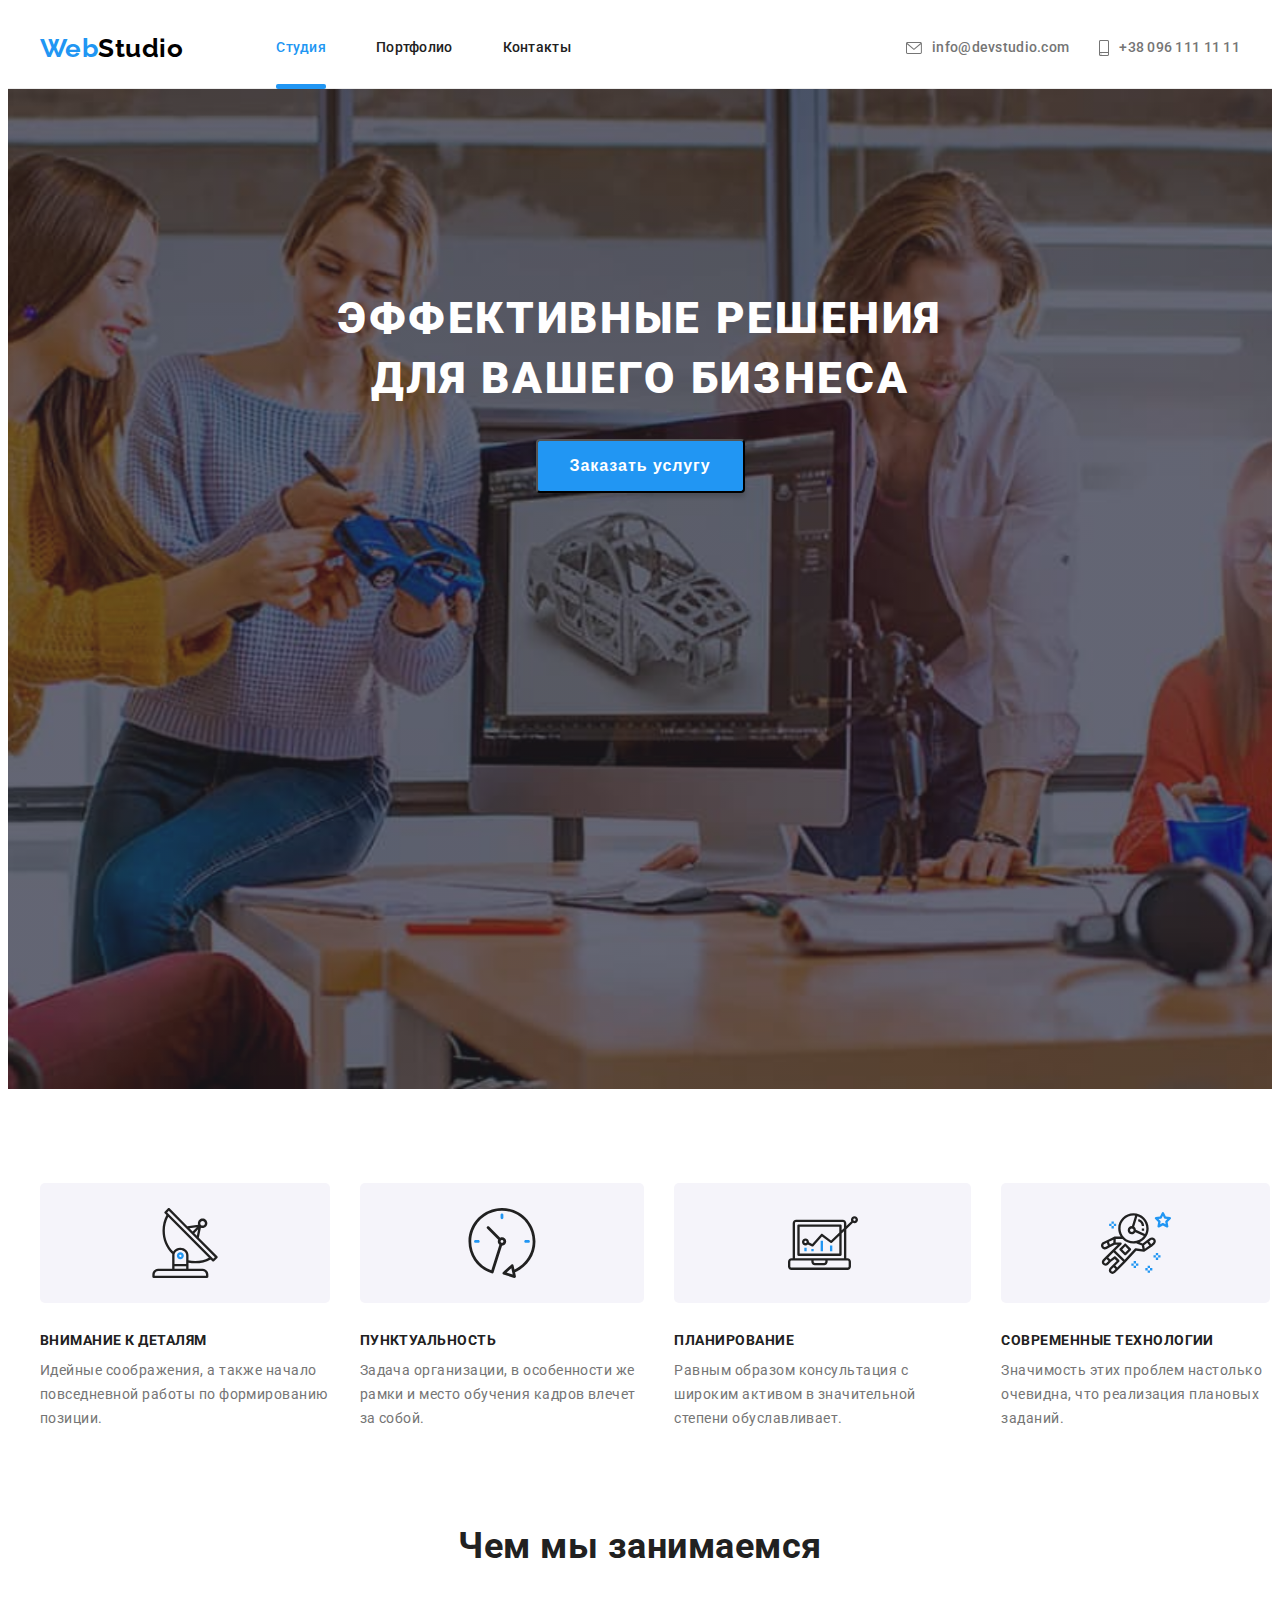
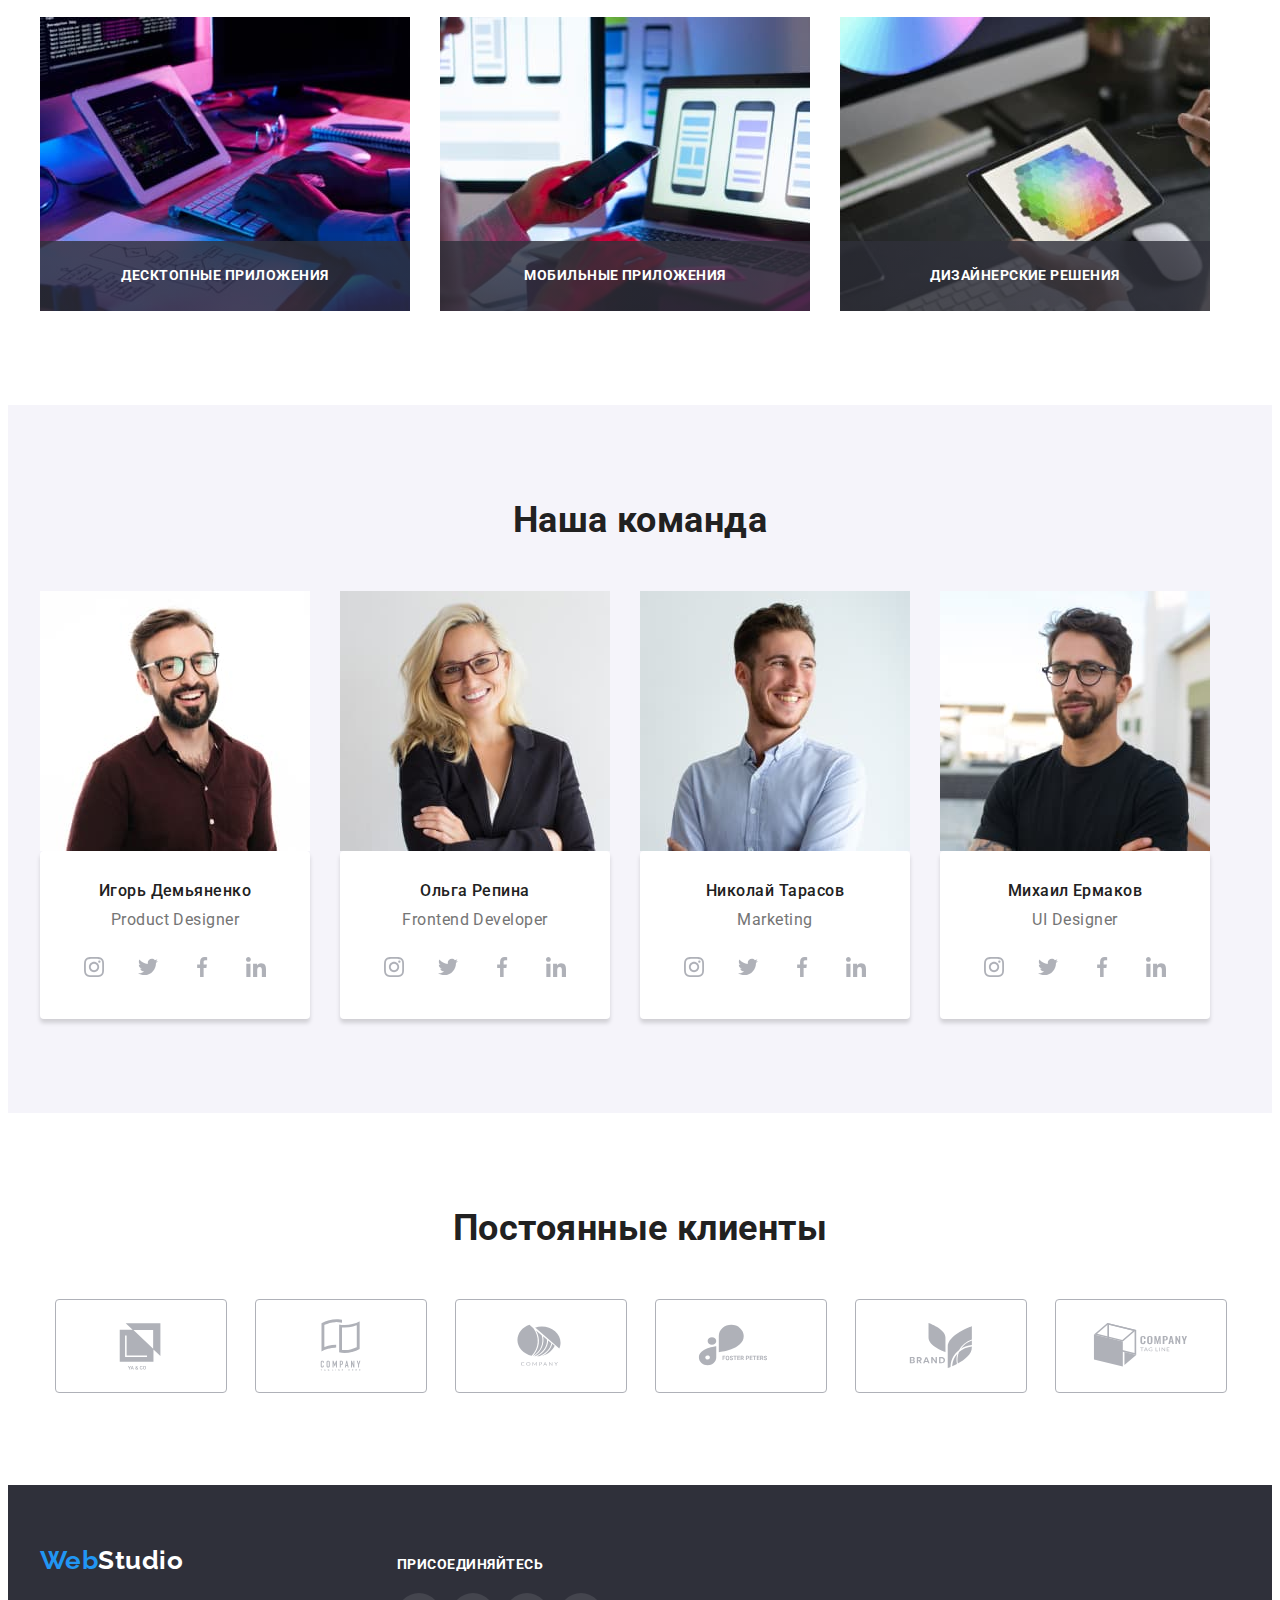
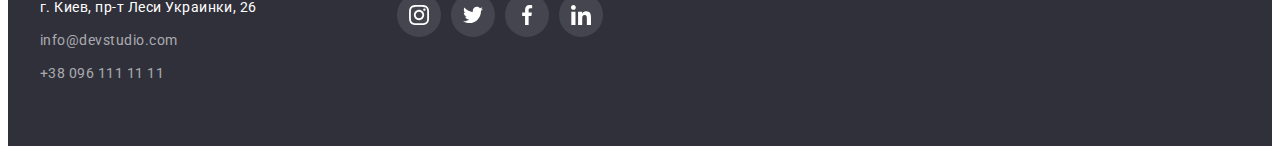
<file: index.html>
<!DOCTYPE html>
<html lang="ru">

<head>
    <meta charset="UTF-8">
    <meta http-equiv="X-UA-Compatible" content="IE=edge">
    <meta name="viewport" content="width=device-width, initial-scale=1.0">
    <title>Document</title>
    <link href="https://fonts.googleapis.com/css2?family=Raleway:wght@700&family=Roboto:wght@400;500;700;900&display=swap" rel="stylesheet">
    <link rel="stylesheet" href="https://cdnjs.cloudflare.com/ajax/libs/modern-normalize/1.1.0/modern-normalize.min.css" integrity="sha512-wpPYUAdjBVSE4KJnH1VR1HeZfpl1ub8YT/NKx4PuQ5NmX2tKuGu6U/JRp5y+Y8XG2tV+wKQpNHVUX03MfMFn9Q==" crossorigin="anonymous" referrerpolicy="no-referrer" />
    <link rel="stylesheet" href="./css/styles.css">
</head>

<body>
    <header class="header">
        <div class="header-container container">
        <a href="../" class="header-logo link"><span class="web">Web</span>Studio</a> 
        <nav class="navigation">
            <ul class="navigation-menu list">
                <li class="navigation-item"><a href="./index.html" class="navigation-link link active">Студия</a></li>
                <li class="navigation-item"><a href="./portfolio.html" class="navigation-link link">Портфолио</a></li>
                <li class="navigation-item"><a href="" class="navigation-link link">Контакты</a></li>
            </ul>
        </nav>
            <ul class="contacts-list list">
                <li class="cotacts-item"><a href="mailto:info@devstudio.com" class="contacts-link link">
                    <svg class="envelope-icon">
                        <use href="./imeg/symbol-defs.svg#icon-envelope"></use>
                    </svg>info@devstudio.com</a></li>
                <li class="cotacts-item"><a href="tel:+380961111111" class="contacts-link link">
                    <svg class="smartphone-icon">
                        <use href="./imeg/symbol-defs.svg#icon-smartphone"></use>
                    </svg>+38 096 111 11 11</a></li>
            </ul>
        </div>
    </header>
    <main class="main">
        <!-- Наши преимущества -->
        <section class="hero">
            <div class="container">
                 <h1 class="hero-title">Эффективные решения для вашего бизнеса</h1>
                <button type="button" class="hero-btn" data-modal-open>Заказать услугу</button>
            </div>
        </section>
        <section class="advantages section">
            <div class="container">
                <h2 class="advantages-title visually-hidden">Наши преимущества</h2>
                <ul class="advantages-list">
                    <li class="advantage-item list">
                        <div class="tumb">
                            <svg class="advantages-icon">
                                <use href="./imeg/symbol-defs.svg#icon-antenna"></use>
                            </svg>
                        </div>
                        <h3 class="advantage-subtitle">Внимание к деталям</h3>
                        <p class="advantage-text">Идейные соображения, а также начало повседневной работы по формированию позиции.</p>
                    </li>
                    <li class="advantage-item list">
                        <div class="tumb">
                            <svg class="advantages-icon">
                                <use href="./imeg/symbol-defs.svg#icon-clock"></use>
                            </svg>
                        </div>
                        <h3 class="advantage-subtitle">Пунктуальность</h3>
                        <p class="advantage-text">Задача организации, в особенности же рамки и место обучения кадров влечет за собой.</p>
                    </li>
                    <li class="advantage-item list">
                        <div class="tumb">
                            <svg class="advantages-icon">
                                <use href="./imeg/symbol-defs.svg#icon-diagram"></use>
                            </svg>
                        </div>
                        <h3 class="advantage-subtitle">Планирование</h3>
                        <p class="advantage-text">Равным образом консультация с широким активом в значительной степени обуславливает.</p>
                    </li>
                    <li class="advantage-item list">
                        <div class="tumb">
                            <svg class="advantages-icon">
                                <use href="./imeg/symbol-defs.svg#icon-astronaut"></use>
                            </svg>
                        </div>
                        <h3 class="advantage-subtitle">Современные технологии</h3>
                        <p class="advantage-text">Значимость этих проблем настолько очевидна, что реализация плановых заданий.</p>
                    </li>
                </ul>
            </div>
        </section>
        <!-- Чем мы занимаемся -->
        <section class="work section">
            <div class="container">
                <h2 class="work-title">Чем мы занимаемся</h2>
                <ul class="work-list">
                    <li class="work-item list"><img src="./imeg/service1.jpg" alt="програмирование" width="370" height="294">
                    <div class="work-imeg-tumb">
                        <p class="work-imeg-tilte">Десктопные приложения</p>
                    </div>
                </li>
                    <li class="work-item list"><img src="./imeg/service2.jpg" alt="разработка" width="370" height="294">
                    <div class="work-imeg-tumb">
                        <p class="work-imeg-tilte">Мобильные приложения</p>
                    </div>
                </li>
                    <li class="work-item list"><img src="./imeg/service3.jpg" alt="дизайн" width="370" height="294">
                    <div class="work-imeg-tumb">
                        <p class="work-imeg-tilte">Дизайнерские решения</p>
                    </div>
                </li>
                </ul>
            </div>
        </section>
        <!-- Наша команда -->
        <section class="team section">
            <div class="container">
                <h2 class="team-title">Наша команда</h2>
                <ul class="team-list">
                    <li class="team-item list"><img src="./imeg/foto1.jpg" alt="фото Игоря Демьяненко" width="270" height="260">
                        <div class="team-content">
                            <h3 class="team-subtitle">Игорь Демьяненко</h3>
                            <p class="team-text" lang="en">Product Designer</p>
                            <ul class="team-social-list social-list">
                                <li class="social-item list">
                                    <a href="" class="social-link link">
                                        <svg class="social-icon">
                                            <use href="./imeg/symbol-defs.svg#icon-instagram"></use>
                                        </svg>
                                    </a>
                                </li>
                                <li class="social-item list">
                                    <a href="" class="social-link link">
                                        <svg class="social-icon">
                                            <use href="./imeg/symbol-defs.svg#icon-twitter"></use>
                                        </svg>
                                    </a>
                                </li>
                                <li class="social-item list">
                                    <a href="" class="social-link link">
                                        <svg class="social-icon">
                                            <use href="./imeg/symbol-defs.svg#icon-facebook"></use>
                                        </svg>
                                    </a>
                                </li>
                                <li class="social-item list">
                                    <a href="" class="social-link link">
                                        <svg class="social-icon">
                                            <use href="./imeg/symbol-defs.svg#icon-linkedin"></use>
                                        </svg>
                                    </a>
                                </li>
                            </ul>
                        </div>
                    </li>
                    <li class="team-item list"><img src="./imeg/foto2.jpg" alt="фото Ольги Репиной" width="270" height="260">
                        <div class="team-content">
                            <h3 class="team-subtitle">Ольга Репина</h3>
                            <p class="team-text" lang="en">Frontend Developer</p>
                            <ul class="team-social-list social-list">
                                <li class="social-item list">
                                    <a href="" class="social-link link">
                                        <svg class="social-icon">
                                            <use href="./imeg/symbol-defs.svg#icon-instagram"></use>
                                        </svg>
                                    </a>
                                </li>
                                <li class="social-item list">
                                    <a href="" class="social-link link">
                                        <svg class="social-icon">
                                            <use href="./imeg/symbol-defs.svg#icon-twitter"></use>
                                        </svg>
                                    </a>
                                </li>
                                <li class="social-item list">
                                    <a href="" class="social-link link">
                                        <svg class="social-icon">
                                            <use href="./imeg/symbol-defs.svg#icon-facebook"></use>
                                        </svg>
                                    </a>
                                </li>
                                <li class="social-item list">
                                    <a href="" class="social-link link">
                                        <svg class="social-icon">
                                            <use href="./imeg/symbol-defs.svg#icon-linkedin"></use>
                                        </svg>
                                    </a>
                                </li>
                            </ul>
                        </div>
                    </li>
                    <li class="team-item list"><img src="./imeg/foto3.jpg" alt="фото Николая Тарасова" width="270" height="260">
                        <div class="team-content">
                            <h3 class="team-subtitle">Николай Тарасов</h3>
                            <p class="team-text" lang="en">Marketing</p>
                            <ul class="team-social-list social-list">
                                <li class="social-item list">
                                    <a href="" class="social-link link">
                                        <svg class="social-icon">
                                            <use href="./imeg/symbol-defs.svg#icon-instagram"></use>
                                        </svg>
                                    </a>
                                </li>
                                <li class="social-item list">
                                    <a href="" class="social-link link">
                                        <svg class="social-icon">
                                            <use href="./imeg/symbol-defs.svg#icon-twitter"></use>
                                        </svg>
                                    </a>
                                </li>
                                <li class="social-item list">
                                    <a href="" class="social-link link">
                                        <svg class="social-icon">
                                            <use href="./imeg/symbol-defs.svg#icon-facebook"></use>
                                        </svg>
                                    </a>
                                </li>
                                <li class="social-item list">
                                    <a href="" class="social-link link">
                                        <svg class="social-icon">
                                            <use href="./imeg/symbol-defs.svg#icon-linkedin"></use>
                                        </svg>
                                    </a>
                                </li>
                            </ul>
                        </div>
                    </li>
                    <li class="team-item list"><img src="./imeg/foto4.jpg" alt="фото Михаила Ермакова" width="270" height="260">
                        <div class="team-content">
                            <h3 class="team-subtitle">Михаил Ермаков</h3>
                            <p class="team-text" lang="en">UI Designer</p>
                            <ul class="team-social-list social-list">
                                <li class="social-item list">
                                    <a href="" class="social-link link">
                                        <svg class="social-icon">
                                            <use href="./imeg/symbol-defs.svg#icon-instagram"></use>
                                        </svg>
                                    </a>
                                </li>
                                <li class="social-item list">
                                    <a href="" class="social-link link">
                                        <svg class="social-icon">
                                            <use href="./imeg/symbol-defs.svg#icon-twitter"></use>
                                        </svg>
                                    </a>
                                </li>
                                <li class="social-item list">
                                    <a href="" class="social-link link">
                                        <svg class="social-icon">
                                            <use href="./imeg/symbol-defs.svg#icon-facebook"></use>
                                        </svg>
                                    </a>
                                </li>
                                <li class="social-item list">
                                    <a href="" class="social-link link">
                                        <svg class="social-icon">
                                            <use href="./imeg/symbol-defs.svg#icon-linkedin"></use>
                                        </svg>
                                    </a>
                                </li>
                            </ul>
                        </div>
                    </li>
                </ul>
            </div>
        </section>
        <section class="section">
            <div class="container">
                <h2 class="clients-title">Постоянные клиенты</h2>
                <ul class="clients-list">
                    <li class="clients-item list">
                        <a class="clients-link link" href="">
                            <svg class="clients-icon">
                                <use href="./imeg/symbol-defs.svg#icon-Logo1"></use>
                            </svg>
                        </a>
                    </li>
                    <li class="clients-item list">
                        <a class="clients-link link" href="">
                            <svg class="clients-icon">
                                <use href="./imeg/symbol-defs.svg#icon-Logo2"></use>
                            </svg>
                        </a>
                    </li>
                    <li class="clients-item list">
                        <a class="clients-link link" href="">
                            <svg class="clients-icon">
                                <use href="./imeg/symbol-defs.svg#icon-Logo3"></use>
                            </svg>
                        </a>
                    </li>
                    <li class="clients-item list">
                        <a class="clients-link link" href="">
                            <svg class="clients-icon">
                                <use href="./imeg/symbol-defs.svg#icon-Logo4"></use>
                            </svg>
                        </a>
                    </li>
                    <li class="clients-item list">
                        <a class="clients-link link" href="">
                            <svg class="clients-icon">
                                <use href="./imeg/symbol-defs.svg#icon-Logo5"></use>
                            </svg>
                        </a>
                    </li>
                    <li class="clients-item list">
                        <a class="clients-link link" href="">
                            <svg class="clients-icon">
                                <use href="./imeg/symbol-defs.svg#icon-Logo"></use>
                            </svg>
                        </a>
                    </li>
                </ul>
            </div>
        </section>
    </main>
    <footer class="footer">
        <div class="container footer-container">
            <div class="footer-address">
                <a href="../" class="footer-logo link"><span class="web">Web</span>Studio</a>
                <address class="footer-address">
                    <ul class="footer-list list">
                        <li class="footer-contact-item">г. Киев, пр-т Леси Украинки, 26</li>
                        <li class="footer-contact-item"><a class="footer-contact-link link" href="mailto:info@devstudio.com">info@devstudio.com</a></li>
                        <li class="footer-contact-item"><a class="footer-contact-link link" href="tel:+380961111111">+38 096 111 11 11</a></li>
                    </ul>
                </address>
            </div>
            <div class="footer-social">
                <h3 class="social-title">присоединяйтесь</h3>
                <ul class="footer-social-list social-list">
                    <li class="social-item list">
                        <a href="" class="social-link link">
                            <svg class="social-icon">
                                <use href="./imeg/symbol-defs.svg#icon-instagram"></use>
                            </svg>
                        </a>
                    </li>
                    <li class="social-item list">
                        <a href="" class="social-link link">
                            <svg class="social-icon">
                                <use href="./imeg/symbol-defs.svg#icon-twitter"></use>
                            </svg>
                        </a>
                    </li>
                    <li class="social-item list">
                        <a href="" class="social-link link">
                            <svg class="social-icon">
                                <use href="./imeg/symbol-defs.svg#icon-facebook"></use>
                            </svg>
                        </a>
                    </li>
                    <li class="social-item list">
                        <a href="" class="social-link link">
                            <svg class="social-icon">
                                <use href="./imeg/symbol-defs.svg#icon-linkedin"></use>
                            </svg>
                        </a>
                    </li>
                </ul>
            </div>
        </div>      
    </footer>
    <div class="backdrop is-hidden" data-modal>
        <div class="modal">
            <button type="button" class="close-btn" data-modal-close><svg class="close-icon"><use href="./imeg/symbol-defs.svg#icon-closex"></use></svg></button>
        </div>
    </div> 
    <script src="./js/modal.js"></script>
</body>

</html>
</file>
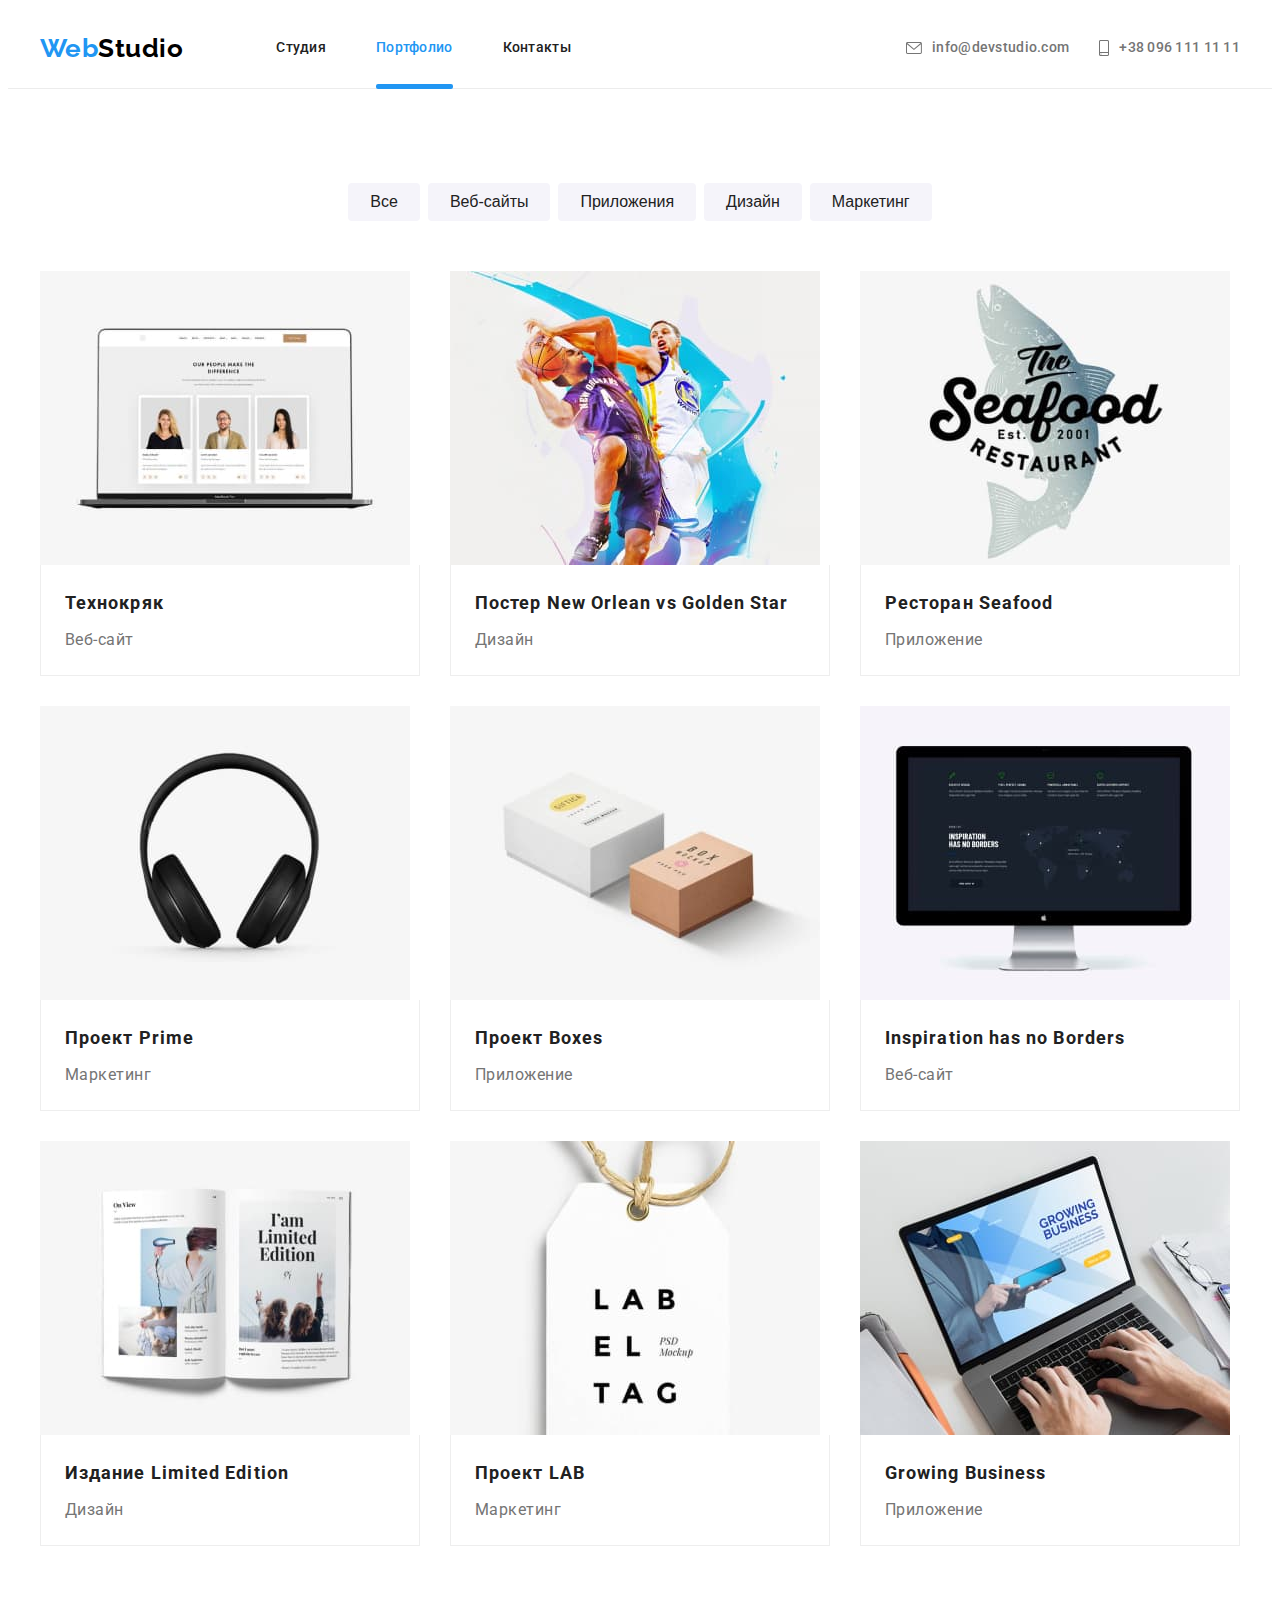
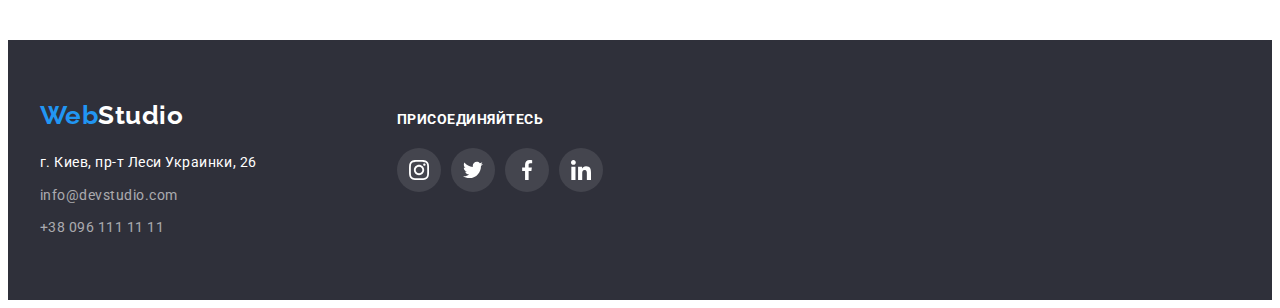
<file: portfolio.html>
<!DOCTYPE html>
<html lang="en">
<head>
    <meta charset="UTF-8">
    <meta http-equiv="X-UA-Compatible" content="IE=edge">
    <meta name="viewport" content="width=device-width, initial-scale=1.0">
    <title>Document</title>
    <link href="https://fonts.googleapis.com/css2?family=Raleway:wght@700&family=Roboto:wght@400;500;700;900&display=swap" rel="stylesheet">
    <link rel="stylesheet" href="https://cdnjs.cloudflare.com/ajax/libs/modern-normalize/1.1.0/modern-normalize.min.css" integrity="sha512-wpPYUAdjBVSE4KJnH1VR1HeZfpl1ub8YT/NKx4PuQ5NmX2tKuGu6U/JRp5y+Y8XG2tV+wKQpNHVUX03MfMFn9Q==" crossorigin="anonymous" referrerpolicy="no-referrer" />
    <link rel="stylesheet" href="./css/styles.css">
</head>
<body>
    <header class="header">
        <div class="header-container container">
            <a href="../" class="header-logo link"><span class="web">Web</span>Studio</a>
            <nav class="navigation">
                <ul class="navigation-menu list">
                    <li class="navigation-item"><a href="./index.html" class="navigation-link link">Студия</a></li>
                    <li class="navigation-item"><a href="./portfolio.html" class="navigation-link link active">Портфолио</a></li>
                    <li class="navigation-item"><a href="" class="navigation-link link">Контакты</a></li>
                </ul>
            </nav>
            <ul class="contacts-list list">
                <li class="cotacts-item"><a href="mailto:info@devstudio.com" class="contacts-link link">
                        <svg class="envelope-icon">
                            <use href="./imeg/symbol-defs.svg#icon-envelope"></use>
                        </svg>info@devstudio.com</a></li>
                <li class="cotacts-item"><a href="tel:+380961111111" class="contacts-link link">
                        <svg class="smartphone-icon">
                            <use href="./imeg/symbol-defs.svg#icon-smartphone"></use>
                        </svg>+38 096 111 11 11</a></li>
            </ul>
        </div>
    </header>
    <main class="">
        <section class="section">
            <div class="container">
                <h1 class="filter-title visually-hidden">Наши работы</h1>
                <ul class="filter-list list">
                    <li class="filter-item">
                        <button type="button" class="filter-btn">Все</button>
                    </li>
                    <li class="filter-item">
                        <button type="button" class="filter-btn">Веб-сайты</button>
                    </li>
                    <li class="filter-item">
                        <button type="button" class="filter-btn">Приложения</button>
                    </li>
                    <li class="filter-item">
                        <button type="button" class="filter-btn">Дизайн</button>
                    </li>
                    <li class="filter-item">
                        <button type="button" class="filter-btn">Маркетинг</button>
                    </li>
                </ul>
            </div>
            <div class="container">
                <ul class="portfolio list">
                    <li class="portfolio-item">
                        <a href="" class="portfolio-link link">
                            <div class="card-description">
                                <img src="./imeg/portfolioimg1.jpg" alt="монитор ноутбука" width="370" height="294"> 
                                <p class="card-text">Технокряк это современная площадка распространения коронавируса. Компании используют эту платформу для цифрового
                                шпионажа и атак на защищённые сервера конкурентов.</p>
                            </div>
                            <div class="portfolio-content">
                                <h2 class="portfolio-link-title">Технокряк</h2>
                                <p class="portfolio-link-text">Веб-сайт</p>
                            </div>
                        </a>
                    </li>
                    <li class="portfolio-item">
                        <a href="" class="portfolio-link link">
                            <div class="card-description">
                                <img src="./imeg/portfolioimg2.jpg" alt="два баскетболиста сражаются за мяч" width="370" height="294">
                                <p class="card-text">Технокряк это современная площадка распространения коронавируса. Компании используют эту платформу
                                    для цифрового шпионажа и атак на защищённые сервера конкурентов.</p>
                            </div>
                            <div class="portfolio-content">
                                <h2 class="portfolio-link-title">Постер New Orlean vs Golden Star</h2>
                                <p class="portfolio-link-text">Дизайн</p>
                            </div>
                        </a>
                    </li>
                    <li class="portfolio-item">
                        <a href="" class="portfolio-link link">
                            <div class="card-description">
                                <img src="./imeg/portfolioimg3.jpg" alt="эмблема ресторана" width="370" height="294">
                                <p class="card-text">Технокряк это современная площадка распространения коронавируса. Компании используют эту платформу
                                    для цифрового шпионажа и атак на защищённые сервера конкурентов.</p>
                            </div>
                            <div class="portfolio-content">
                                <h2 class="portfolio-link-title">Ресторан Seafood</h2>
                                <p class="portfolio-link-text">Приложение</p>
                            </div>
                        </a>
                    </li>
                    <li class="portfolio-item">
                        <a href="" class="portfolio-link link">
                            <div class="card-description">
                                <img src="./imeg/portfolioimg4.jpg" alt="наушники" width="370" height="294">
                                <p class="card-text">Технокряк это современная площадка распространения коронавируса. Компании используют эту платформу
                                    для цифрового шпионажа и атак на защищённые сервера конкурентов.</p>
                            </div>
                            <div class="portfolio-content">
                                <h2 class="portfolio-link-title">Проект Prime</h2>
                                <p class="portfolio-link-text">Маркетинг</p>
                            </div>
                        </a>
                    </li>
                    <li class="portfolio-item">
                        <a href="" class="portfolio-link link">
                            <div class="card-description">
                                <img src="./imeg/portfolioimg5.jpg" alt="две коробки" width="370" height="294">
                                <p class="card-text">Технокряк это современная площадка распространения коронавируса. Компании используют эту платформу
                                    для цифрового шпионажа и атак на защищённые сервера конкурентов.</p>
                            </div>
                            <div class="portfolio-content">
                                <h2 class="portfolio-link-title">Проект Boxes</h2>
                                <p class="portfolio-link-text">Приложение</p>
                            </div>
                        </a>
                    </li>
                    <li class="portfolio-item">
                        <a href="" class="portfolio-link link">
                            <div class="card-description">
                                <img src="./imeg/portfolioimg6.jpg" alt="монитор компютера" width="370" height="294">
                                <p class="card-text">Технокряк это современная площадка распространения коронавируса. Компании используют эту платформу
                                    для цифрового шпионажа и атак на защищённые сервера конкурентов.</p>
                            </div>
                            <div class="portfolio-content">
                                <h2 class="portfolio-link-title">Inspiration has no Borders</h2>
                                <p class="portfolio-link-text">Веб-сайт</p>
                            </div>
                        </a>
                    </li>
                    <li class="portfolio-item">
                        <a href="" class="portfolio-link link">
                            <div class="card-description">
                                <img src="./imeg/portfolioimg7.jpg" alt="развернутый журнал" width="370" height="294">
                                <p class="card-text">Технокряк это современная площадка распространения коронавируса. Компании используют эту платформу
                                    для цифрового шпионажа и атак на защищённые сервера конкурентов.</p>
                            </div>
                            <div class="portfolio-content">
                                <h2 class="portfolio-link-title">Издание Limited Edition</h2>
                                <p class="portfolio-link-text">Дизайн</p>
                            </div>
                        </a>
                    </li>
                    <li class="portfolio-item">
                        <a href="" class="portfolio-link link">
                            <div class="card-description">
                                <img src="./imeg/portfolioimg8.jpg" alt="бирка с надписью" width="370" height="294">
                                <p class="card-text">Технокряк это современная площадка распространения коронавируса. Компании используют эту платформу
                                    для цифрового шпионажа и атак на защищённые сервера конкурентов.</p>
                            </div>
                            <div class="portfolio-content">
                                <h2 class="portfolio-link-title">Проект LAB</h2>
                                <p class="portfolio-link-text">Маркетинг</p>
                            </div>
                        </a>
                    </li>
                    <li class="portfolio-item">
                        <a href="" class="portfolio-link link">
                            <div class="card-description">
                                <img src="./imeg/portfolioimg9.jpg" alt="человек работает на ноутбуке" width="370" height="294">
                                <p class="card-text">Технокряк это современная площадка распространения коронавируса. Компании используют эту платформу
                                    для цифрового шпионажа и атак на защищённые сервера конкурентов.</p>
                            </div>
                            <div class="portfolio-content">
                                <h2 class="portfolio-link-title">Growing Business</h2>
                                <p class="portfolio-link-text">Приложение</p>
                            </div>
                        </a>    
                    </li>
                </ul>
            </div>
        </section>
    </main>
    <footer class="footer">
        <div class="container footer-container">
            <div class="footer-address">
                <a href="../" class="footer-logo link"><span class="web">Web</span>Studio</a>
                <address class="footer-address">
                    <ul class="footer-list list">
                        <li class="footer-contact-item">г. Киев, пр-т Леси Украинки, 26</li>
                        <li class="footer-contact-item"><a class="footer-contact-link link"
                                href="mailto:info@devstudio.com">info@devstudio.com</a></li>
                        <li class="footer-contact-item"><a class="footer-contact-link link" href="tel:+380961111111">+38 096
                                111 11 11</a></li>
                    </ul>
                </address>
            </div>
            <div class="footer-social">
                <h3 class="social-title">присоединяйтесь</h3>
                <ul class="footer-social-list social-list">
                    <li class="social-item list">
                        <a href="" class="social-link link">
                            <svg class="social-icon">
                                <use href="./imeg/symbol-defs.svg#icon-instagram"></use>
                            </svg>
                        </a>
                    </li>
                    <li class="social-item list">
                        <a href="" class="social-link link">
                            <svg class="social-icon">
                                <use href="./imeg/symbol-defs.svg#icon-twitter"></use>
                            </svg>
                        </a>
                    </li>
                    <li class="social-item list">
                        <a href="" class="social-link link">
                            <svg class="social-icon">
                                <use href="./imeg/symbol-defs.svg#icon-facebook"></use>
                            </svg>
                        </a>
                    </li>
                    <li class="social-item list">
                        <a href="" class="social-link link">
                            <svg class="social-icon">
                                <use href="./imeg/symbol-defs.svg#icon-linkedin"></use>
                            </svg>
                        </a>
                    </li>
                </ul>
            </div>
        </div>
    </footer>
</body>
</html>
</file>
<file: css/styles.css>
:root {
  --primery-text-color: #757575;
  --titel-text-color: #212121;
  --accent-color: #2196f3;
  --accent-color-btn: #ffffff;
  --nav-color: #212121;
  --logo-head-color: #000000;
  --footer-contact-color: rgba(255, 255, 255, 0.6);
  --primery-bg-color: #e5e5e5;
  --white-color: #ffffff;
  --footer-bg-color: #2f303a;
  --section-bg-color: #f5f4fa;
  --primery-social-color: #afb1b8;
  --accent-social-color: #ffffff;
  --transform-function: cubic-bezier(0.4, 0, 0.2, 1);
  --transform-time: 250ms;
}
p,
h1,
h2,
h3,
h4,
h5,
h6 {
  margin: 0;
}
ul {
  margin: 0;
  padding-left: 0;
}
img {
  display: block;
  max-width: 100%;
  height: auto;
}
body {
  font-family: Roboto, sans-serif;
  letter-spacing: 0.03em;
  color: var(--primery-text-color);
  background-color: var(--white-color);
}
.container {
  width: 1200px;
  margin: 0 auto;
  padding-left: 15px;
  padding-right: 15px;
}
.section {
  padding-top: 94px;
  padding-bottom: 94px;
}
.link {
  display: block;
  text-decoration: none;
}
.list {
  list-style: none;
}
.visually-hidden {
  position: absolute;
  width: 1px;
  height: 1px;
  margin: -1px;
  padding: 0;
  overflow: hidden;
  border: 0;
  clip: rect(0 0 0 0);
}

/* Header */

.header {
  background-color: var(--white-color);
  border-bottom: 1px solid #ececec;
}
.header-container {
  display: flex;
  align-items: center;
}
.header-logo {
  margin-right: 93px;
  padding-top: 24px;
  padding-bottom: 24px;

  font-family: Raleway, sans-serif;
  font-weight: 700;
  font-size: 26px;
  line-height: 1.19;

  color: var(--logo-head-color);
}
.web {
  color: var(--accent-color);
}
.navigation-menu {
  display: flex;
}
.navigation-item:not(:last-child) {
  margin-right: 50px;
}
.navigation-link {
  position: relative;
  padding-top: 32px;
  padding-bottom: 32px;

  font-weight: 500;
  font-size: 14px;
  line-height: 1.14;
  letter-spacing: 0.02em;

  transition: color var(--transform-time) var(--transform-function);

  color: var(--nav-color);
}
.active,
.navigation-link:hover,
.navigation-link:focus {
  color: var(--accent-color);
}
.active::after {
  content: "";
  position: absolute;
  bottom: -1px;
  display: block;
  width: 100%;
  height: 5px;
  background-color: var(--accent-color);
  border-radius: 2px;
}
.contacts-list {
  display: flex;
  margin-left: auto;
  align-items: center;
}
.cotacts-item {
  align-items: center;
}
.cotacts-item:not(:last-child) {
  margin-right: 30px;
}
.contacts-link {
  padding-top: 32px;
  padding-bottom: 32px;
  display: flex;
  align-items: center;

  font-weight: 500;
  font-size: 14px;
  line-height: 1.14;
  letter-spacing: 0.02em;
  color: var(--primery-text-color);

  transition: color var(--transform-time) var(--transform-function);
}

.contacts-link:hover,
.contacts-link:focus {
  color: var(--accent-color);
}
.envelope-icon {
  width: 16px;
  height: 12px;
  margin-right: 10px;
  fill: var(--primery-text-color);
}
.contacts-link:hover .envelope-icon,
.contacts-link:focus .envelope-icon {
  fill: var(--accent-color);
}

.smartphone-icon {
  width: 10px;
  height: 16px;
  margin-right: 10px;
  fill: var(--primery-text-color);
}
.contacts-link:hover .smartphone-icon,
.contacts-link:focus .smartphone-icon {
  fill: var(--accent-color);
}

/* Hero */

.hero {
  max-width: 1600px;
  height: 600px;
  padding-top: 200px;
  padding-bottom: 200px;
  margin-left: auto;
  margin-right: auto;

  text-align: center;

  background-color: var(--footer-bg-color);
  background-image: linear-gradient(
      to right,
      rgba(47, 48, 58, 0.4),
      rgba(47, 48, 58, 0.4)
    ),
    url(../imeg/hero.jpg);
  background-size: cover;
  background-position: center;
  background-repeat: no-repeat;
}
.hero-title {
  margin-bottom: 30px;
  margin-left: auto;
  margin-right: auto;

  max-width: 696px;
  font-weight: 900;
  font-size: 44px;
  line-height: 1.36;
  letter-spacing: 0.06em;
  text-transform: uppercase;

  color: var(--white-color);
}
.hero-btn {
  background: var(--accent-color);
  box-shadow: 0px 4px 4px rgba(0, 0, 0, 0.15);
  border-radius: 4px;

  padding: 10px 32px;
  margin: 0 auto;
  font-weight: 700;
  font-size: 16px;
  line-height: 1.87;
  display: flex;
  align-items: center;
  text-align: center;
  letter-spacing: 0.06em;

  color: var(--accent-color-btn);

  transition: background var(--transform-time) var(--transform-function);
}
.hero-btn:hover,
.hero-btn:focus {
  background: #188ce8;
  cursor: pointer;
}

/* advantage */

.advantages-list {
  display: flex;
  min-width: 270px;
  margin-right: -30px;
}
.advantage-item:not(:last-child) {
  margin-right: 30px;
}
.tumb {
  display: flex;
  margin-bottom: 30px;
  height: 120px;
  border-radius: 5px;

  justify-content: center;
  align-items: center;

  background-color: var(--section-bg-color);
}
.advantages-icon {
  width: 70px;
  height: 70px;
}

.advantage-subtitle {
  margin-bottom: 10px;
  font-weight: 700;
  font-size: 14px;
  line-height: 1.14;
  color: var(--titel-text-color);
  text-transform: uppercase;
}
.advantage-text {
  font-size: 14px;
  line-height: 1.71;
}

/* work */

.work {
  padding-top: 0;
}
.work-title {
  margin-bottom: 50px;

  font-weight: 700;
  font-size: 36px;
  line-height: 1.17;
  text-align: center;
  color: var(--titel-text-color);
}
.work-list {
  display: flex;
}
.work-item {
  position: relative;

  flex-basis: calc(100 / 3 - 30px);
}
.work-item:not(:last-child) {
  margin-right: 30px;
  min-width: 370px;
}
.work-imeg-tumb {
  position: absolute;
  bottom: 0;

  display: flex;
  align-items: center;
  justify-content: center;
  width: 100%;
  height: 70px;
  background-image: linear-gradient(
    to right,
    rgba(47, 48, 58, 0.8),
    rgba(47, 48, 58, 0.8)
  );
}
.work-imeg-tilte {
  font-weight: 700;
  font-size: 14px;
  line-height: 1.14;
  text-align: center;
  text-transform: uppercase;

  color: var(--white-color);
}

/* Team */

.team {
  background-color: var(--section-bg-color);
}
.team-title {
  margin-bottom: 50px;

  font-weight: 700;
  font-size: 36px;
  line-height: 1.17;
  text-align: center;
  color: var(--titel-text-color);
}
.team-list {
  display: flex;
}
.team-item {
  flex-basis: calc(100 / 4 - 30px);
}
.team-item:not(:last-child) {
  margin-right: 30px;
}
.team-content {
  padding: 30px 0;
  box-shadow: 0px 4px 4px rgba(0, 0, 0, 0.15);
  border-radius: 4px;

  background: var(--white-color);
}
.team-subtitle {
  margin-bottom: 10px;

  font-weight: 500;
  font-size: 16px;
  line-height: 1.19;
  text-align: center;
  color: var(--titel-text-color);
}
.team-text {
  font-size: 16px;
  line-height: 1.19;
  text-align: center;
  margin-bottom: 16px;
}
.social-list {
  display: flex;
  justify-content: center;
}
.social-item {
  width: 44px;
  height: 44px;
}
.social-item + .social-item {
  margin-left: 10px;
}
.social-link {
  width: 100%;
  height: 100%;
  border-radius: 50%;
  background-color: var(--white-color);
  display: flex;
  align-items: center;
  justify-content: center;

  transition: background-color var(--transform-time) var(--transform-function);
}
.social-link:focus,
.social-link:hover {
  background-color: var(--accent-color);
}
.social-link:focus .social-icon,
.social-link:hover .social-icon {
  fill: var(--accent-social-color);
}
.social-icon {
  width: 20px;
  height: 20px;
  fill: var(--primery-social-color);

  transition: fill var(--transform-time) var(--transform-function);
}

/* CLIENT */

.clients-title {
  margin-bottom: 50px;

  font-weight: 700;
  font-size: 36px;
  line-height: 1.17;
  text-align: center;
  color: var(--titel-text-color);
}
.clients-list {
  display: flex;
  justify-content: center;
}
.clients-item:not(:last-child) {
  margin-right: 30px;
}
.clients-item {
  width: 170px;
  height: 92px;
}
.clients-link {
  width: 100%;
  height: 100%;
  border: 1px solid var(--primery-social-color);
  border-radius: 4px;
  display: flex;
  align-items: center;
  justify-content: center;

  transition: border var(--transform-time) var(--transform-function);
}
.clients-link:hover,
.clients-link:focus {
  border: 1px solid var(--accent-color);
}
.clients-link:hover .clients-icon,
.clients-link:focus .clients-icon {
  fill: var(--accent-color);
}
.clients-icon {
  width: 106px;
  height: 60px;
  fill: var(--primery-social-color);

  transition: fill var(--transform-time) var(--transform-function);
}

/*----------------- Portfolio -----------------*/

.filter-list {
  display: flex;
  margin-bottom: 50px;
  justify-content: center;
}
.filter-item:not(:last-child) {
  margin-right: 8px;
}
.filter-btn {
  padding: 6px 22px;
  background: #f5f4fa;
  border-radius: 4px;
  border-width: 0;
  font-weight: 500;
  font-size: 16px;
  line-height: 1.62;
  text-align: center;
  color: var(--nav-color);

  transition-property: background, color, box-shadow;
  transition-timing-function: var(--transform-function);
  transition-duration: var(--transform-time);
}
.filter-btn:hover,
.filter-btn:focus {
  background: var(--accent-color);
  box-shadow: 0px 3px 1px rgba(0, 0, 0, 0.1), 0px 1px 2px rgba(0, 0, 0, 0.08),
    0px 2px 2px rgba(0, 0, 0, 0.12);
  border-radius: 4px;
  cursor: pointer;

  font-weight: 500;
  font-size: 16px;
  line-height: 1.62;
  text-align: center;
  color: var(--accent-color-btn);
}
.portfolio {
  display: flex;
  flex-wrap: wrap;
  margin-right: -30px;
  margin-bottom: -30px;
}
.portfolio-item {
  flex-basis: calc(100% / 3 - 30px);
  margin-right: 30px;
  margin-bottom: 30px;
}
.portfolio-link {
  transition: box-shadow var(--transform-time) var(--transform-function);
}

.card-description {
  position: relative;
  overflow: hidden;
}

.card-text {
  position: absolute;
  top: 0;
  transform: translateY(100%);

  transition: transform var(--transform-time) var(--transform-function);

  height: 100%;
  padding: 63px 24px;
  font-size: 18px;
  line-height: 1.56;
  color: var(--white-color);
  background-color: rgba(33, 150, 243, 0.9);
}
.portfolio-content {
  padding: 20px 24px;
  border-bottom: 1px solid #eeeeee;
  border-left: 1px solid #eeeeee;
  border-right: 1px solid #eeeeee;
}
.portfolio-link-title {
  margin-bottom: 4px;

  font-weight: 700;
  font-size: 18px;
  line-height: 2;
  letter-spacing: 0.06em;
  color: var(--titel-text-color);
}
.portfolio-link-text {
  font-size: 16px;
  line-height: 1.87;
  color: var(--primery-text-color);
}
.portfolio-link:hover,
.portfolio-link:focus {
  box-shadow: 0px 1px 1px rgba(0, 0, 0, 0.12), 0px 4px 4px rgba(0, 0, 0, 0.06),
    1px 4px 6px rgba(0, 0, 0, 0.16);
}
.portfolio-link:hover .card-text,
.portfolio-link:focus .card-text {
  transform: translateY(0);
}

/* Footer */
.footer {
  padding-top: 60px;
  padding-bottom: 60px;

  background-color: var(--footer-bg-color);
}
.footer-container {
  display: flex;
  align-items: baseline;
}
.footer-address {
  margin-right: 70px;
}
.footer-logo {
  display: block;
  margin-bottom: 20px;

  font-family: Raleway, sans-serif;
  font-weight: 700;
  font-size: 26px;
  line-height: 1.19;
  color: var(--white-color);
}
.footer-address {
  font-size: 14px;
  line-height: 1.71;
  font-style: normal;
  color: var(--white-color);
}
.footer-contact-item:not(:last-child) {
  margin-bottom: 9px;
}

.footer-contact-link {
  font-size: 14px;
  line-height: 1.71;
  color: var(--footer-contact-color);

  transition: color var(--transform-time) var(--transform-function);
}
.footer-contact-link:hover,
.footer-contact-link:focus {
  color: var(--accent-color);
}
.social-title {
  margin-bottom: 20px;
  font-weight: 700;
  font-size: 14px;
  line-height: 1.14;
  text-transform: uppercase;

  color: var(--white-color);
}
.footer-social-list .social-link {
  width: 100%;
  height: 100%;
  border-radius: 50%;
  background-color: rgba(255, 255, 255, 0.1);
  display: flex;
  align-items: center;
  justify-content: center;
}
.footer-social-list .social-icon {
  fill: var(--white-color);
}
.social-link:focus,
.social-link:hover {
  background-color: var(--accent-color);
}

.backdrop {
  position: fixed;
  width: 100vw;
  height: 100vh;
  background: rgba(0, 0, 0, 0.2);
  top: 0;
  display: flex;
  align-items: center;
  justify-content: center;

  transition: opacity 250ms linear, visibility 250ms linear;
}
.backdrop.is-hidden {
  opacity: 0;
  visibility: hidden;
  pointer-events: none;
}
.backdrop.is-hidden .modal {
  transform: scale(2);
}
.modal {
  width: 528px;
  min-height: 581px;
  background-color: var(--white-color);
  border-radius: 4px;
  position: relative;
  transform: scale(1);
  transition: transform 250ms linear;
}
.close-btn {
  width: 30px;
  height: 30px;
  position: absolute;
  top: 8px;
  right: 8px;

  display: flex;
  align-items: center;
  justify-content: center;

  border-radius: 50%;
  background-color: #fff;
  border: 1px solid rgba(0, 0, 0, 0.1);
  cursor: pointer;
}
.close-icon {
  width: 18px;
  height: 18px;
  fill: #000000;
}
</file>
